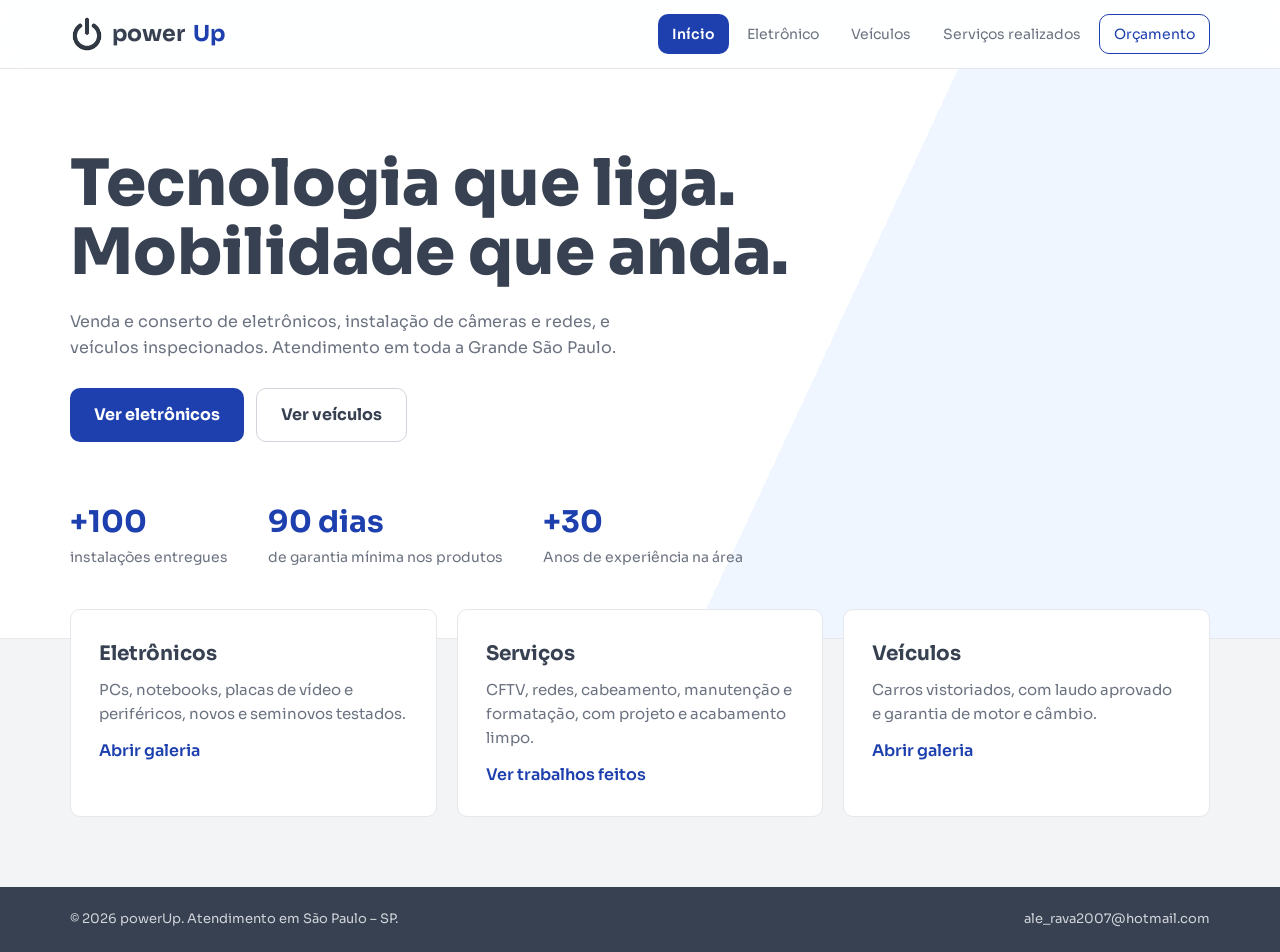
<file: index.html>
<!DOCTYPE html>
<html lang="pt-BR">
<head>
<meta charset="UTF-8">
<meta name="viewport" content="width=device-width, initial-scale=1">
<title>powerUp | Tecnologia, Segurança e Mobilidade em São Paulo</title>
<meta name="description" content="Eletrônico, instalação de CFTV e redes, e veículos inspecionados em São Paulo.">
<link rel="icon" href="images/logoPower.png">
<link href="https://fonts.googleapis.com/css2?family=Sora:wght@400;600;700;800&display=swap" rel="stylesheet">
<link rel="stylesheet" href="css/style.css">
</head>
<body>
<header class="top">
  <div class="wrap bar">
    <a class="logo" href="#inicio" data-tab="inicio"><img src="images/logoPower.png" alt="" width="34" height="34">power<b>Up</b></a>
    <nav id="tabs" aria-label="Seções">
      <button data-tab="inicio">Início</button>
      <button data-tab="eletronicos">Eletrônico</button>
      <button data-tab="veiculos">Veículos</button>
      <button data-tab="servicos">Serviços realizados</button>
      <button data-tab="contato" class="cta">Orçamento</button>
    </nav>
  </div>
</header>
<main>
<section id="inicio" class="tab">
  <div class="hero"><div class="wrap">
    <h1>Tecnologia que liga.<br>Mobilidade que anda.</h1>
    <p>Venda e conserto de eletrônicos, instalação de câmeras e redes, e veículos inspecionados. Atendimento em toda a Grande São Paulo.</p>
    <div class="row"><button class="btn" data-tab="eletronicos">Ver eletrônicos</button><button class="btn ghost" data-tab="veiculos">Ver veículos</button></div>
    <ul class="stats"><li><b>+100</b>instalações entregues</li><li><b>90 dias</b>de garantia mínima nos produtos</li><li><b>+30</b>Anos de experiência na área</li></ul>
  </div></div>
  <div class="wrap pillars">
    <article><h2>Eletrônicos</h2><p>PCs, notebooks, placas de vídeo e periféricos, novos e seminovos testados.</p><button class="link" data-tab="eletronicos">Abrir galeria</button></article>
    <article><h2>Serviços</h2><p>CFTV, redes, cabeamento, manutenção e formatação, com projeto e acabamento limpo.</p><button class="link" data-tab="servicos">Ver trabalhos feitos</button></article>
    <article><h2>Veículos</h2><p>Carros vistoriados, com laudo aprovado e garantia de motor e câmbio.</p><button class="link" data-tab="veiculos">Abrir galeria</button></article>
  </div>
</section>
<section id="eletronicos" class="tab"><div class="wrap"><h2 class="title">Eletrônicos</h2><p class="sub">Clique em um produto para ver fotos, vídeo e descrição completa.</p><div class="catalog" data-key="eletronicos"></div></div></section>
<section id="veiculos" class="tab"><div class="wrap"><h2 class="title">Veículos</h2><p class="sub">Todos inspecionados, com laudo cautelar e procedência verificada.</p><div class="catalog" data-key="veiculos"></div></div></section>
<section id="servicos" class="tab"><div class="wrap"><h2 class="title">Serviços realizados</h2><p class="sub">Projetos entregues em residências e empresas de São Paulo.</p><div class="catalog" data-key="servicos"></div></div></section>
<section id="contato" class="tab"><div class="wrap two">
  <div><h2 class="title">Peça seu orçamento</h2><p class="sub">Conte o que você precisa. Respondemos pelo WhatsApp em horário comercial.</p>
  <ul class="info"><li>São Paulo – SP (capital e Grande SP)</li><li>(11) 94654-0600</li><li>ale_rava2007@hotmail.com</li><li>Seg a sáb, 9h às 18h</li></ul></div>
  <form id="form">
    <label>Nome<input name="nome" required autocomplete="name"></label>
    <label>Assunto<select name="assunto"><option>Eletrônicos</option><option>Veículos</option><option>Instalação de câmeras / rede</option><option>Manutenção / formatação</option></select></label>
    <label>Mensagem<textarea name="msg" rows="4" required></textarea></label>
    <button class="btn" type="submit">Enviar pelo WhatsApp</button>
  </form>
</div></section>
</main>
<footer><div class="wrap foot"><span>© 2026 powerUp. Atendimento em São Paulo – SP.</span><span>ale_rava2007@hotmail.com</span></div></footer>
<dialog id="modal" aria-label="Detalhes"><button class="x" aria-label="Fechar">×</button><div id="mbody"></div></dialog>
<script src="js/app.js"></script>
</body>
</html>
</file>
<file: css/style.css>
:root{--navy:#0e1a3a;--blue:#1e40af;--volt:#ffcf33;--paper:#f3f5fa;--line:#dde2ee;--mute:#5b6479;--r:10px}
*{box-sizing:border-box;margin:0}
body{font:16px/1.6 Sora,system-ui,sans-serif;color:var(--navy);background:var(--paper)}
.wrap{max-width:1180px;margin:auto;padding:0 20px}
button{font:inherit;cursor:pointer}
:focus-visible{outline:3px solid var(--volt);outline-offset:2px}
.top{position:sticky;top:0;z-index:20;background:var(--navy)}
.bar{display:flex;justify-content:space-between;align-items:center;gap:12px;min-height:68px;flex-wrap:wrap}
.logo{display:flex;align-items:center;gap:8px;color:#fff;text-decoration:none;font-weight:700;font-size:22px}
.logo b{color:var(--volt)}
#tabs{display:flex;gap:4px;flex-wrap:wrap}
#tabs button{background:none;border:0;color:#c5cde4;padding:8px 14px;border-radius:var(--r);font-size:14px}
#tabs button:hover{color:#fff}
#tabs button.on{color:var(--navy);background:var(--volt);font-weight:600}
#tabs .cta{border:1px solid #3a4a7c}
.tab{display:none;padding-bottom:70px}.tab.on{display:block}
.hero{background:var(--navy);color:#fff;padding:80px 0 70px;background-image:linear-gradient(115deg,transparent 60%,#1e40af55 60%)}
h1{font-size:clamp(34px,6vw,64px);line-height:1.08;font-weight:800;max-width:760px}
.hero p{max-width:560px;margin:22px 0 28px;color:#c5cde4}
.row{display:flex;gap:12px;flex-wrap:wrap}
.btn{background:var(--volt);color:var(--navy);border:0;padding:13px 24px;border-radius:var(--r);font-weight:700;text-decoration:none;display:inline-block}
.btn:hover{filter:brightness(.95)}
.btn.ghost{background:none;color:#fff;border:1px solid #4a5a8c}
.stats{list-style:none;display:flex;gap:40px;flex-wrap:wrap;margin-top:56px;padding:0;color:#aab4d2;font-size:14px}
.stats b{display:block;font-size:30px;color:#fff}
.pillars{display:grid;grid-template-columns:repeat(auto-fit,minmax(260px,1fr));gap:20px;margin-top:-30px;position:relative}
.pillars article{background:#fff;padding:28px;border-radius:var(--r);border:1px solid var(--line)}
.pillars h2{font-size:20px;margin-bottom:8px}.pillars p{color:var(--mute);font-size:15px}
.link{background:none;border:0;color:var(--blue);font-weight:600;padding:12px 0 0}
.title{font-size:34px;margin:46px 0 4px}.sub{color:var(--mute);margin-bottom:24px}
.filters{display:flex;gap:10px;flex-wrap:wrap;align-items:end;background:#fff;border:1px solid var(--line);padding:14px;border-radius:var(--r);margin-bottom:12px}
.filters label{font-size:12px;color:var(--mute);display:flex;flex-direction:column;gap:4px;flex:1;min-width:140px}
.filters input,.filters select,#form input,#form select,#form textarea{font:inherit;padding:9px 10px;border:1px solid var(--line);border-radius:8px;background:#fff;color:var(--navy);width:100%}
.filters input[type=range]{padding:0;accent-color:var(--blue)}
.count{font-size:14px;color:var(--mute);margin:0 0 14px}
.grid{display:grid;grid-template-columns:repeat(auto-fill,minmax(260px,1fr));gap:18px}
.card{background:#fff;border:1px solid var(--line);border-radius:var(--r);overflow:hidden;text-align:left;padding:0;color:inherit;transition:transform .15s,border-color .15s}
.card:hover{transform:translateY(-3px);border-color:var(--blue)}
.card img{width:100%;aspect-ratio:4/3;object-fit:cover;display:block;background:#dfe5f3}
.card div{padding:14px 16px 18px}
.card small{color:var(--blue);font-weight:600}
.card h3{font-size:16px;margin:2px 0 8px;line-height:1.35}
.card strong{font-size:18px}
.empty{grid-column:1/-1;padding:40px;text-align:center;color:var(--mute)}
dialog{border:0;border-radius:14px;padding:0;width:min(940px,94vw);max-height:92vh;overflow:auto}
dialog::backdrop{background:#0e1a3acc}
.x{position:absolute;right:12px;top:8px;z-index:2;background:#fff;border:0;border-radius:50%;width:38px;height:38px;font-size:24px}
.m{display:grid;grid-template-columns:1.2fr 1fr}
.stage{background:#0e1a3a}
.stage img,.stage video{width:100%;aspect-ratio:4/3;object-fit:cover;display:block}
.thumbs{display:flex;gap:6px;padding:8px;overflow-x:auto}
.thumbs button{border:2px solid transparent;padding:0;background:none;border-radius:6px;flex:0 0 72px;opacity:.65}
.thumbs button.on{border-color:var(--volt);opacity:1}
.thumbs img{width:100%;aspect-ratio:4/3;object-fit:cover;border-radius:4px;display:block}
.vt{display:grid;place-items:center;aspect-ratio:4/3;background:#1e40af;color:#fff;font-size:12px;border-radius:4px}
.minfo{padding:28px}.minfo h3{font-size:24px;line-height:1.25;margin:4px 0 10px}
.minfo p{color:var(--mute);margin-bottom:14px}
.minfo ul{padding-left:18px;margin-bottom:18px;font-size:14px}
.price{font-size:26px;font-weight:700;margin-bottom:14px}
.two{display:grid;grid-template-columns:1fr 1fr;gap:40px}
.info{list-style:none;padding:0;line-height:2.1}
#form{display:grid;gap:14px;background:#fff;padding:24px;border:1px solid var(--line);border-radius:var(--r);margin-top:46px;align-self:start}
#form label{font-size:13px;color:var(--mute);display:grid;gap:4px}
footer{background:var(--navy);color:#9aa5c6;font-size:13px;padding:22px 0}
.foot{display:flex;justify-content:space-between;gap:10px;flex-wrap:wrap}
@media(max-width:760px){.m,.two{grid-template-columns:1fr}.stats{gap:24px}}
@media(prefers-reduced-motion:reduce){*{transition:none!important}}
/* ===== Paleta cinza / branco / azul ===== */
:root{--navy:#374151;--blue:#1e40af;--volt:#1e40af;--sec:#3b82f6;--paper:#f3f4f6;--line:#e5e7eb;--mute:#6b7280}
:focus-visible{outline-color:var(--sec)}
.top{background:rgba(255,255,255,.92);backdrop-filter:blur(10px);border-bottom:1px solid var(--line)}
.logo{color:var(--navy)}.logo b{color:var(--blue)}
#tabs button{color:var(--mute)}#tabs button:hover{color:var(--blue)}
#tabs button.on{background:var(--blue);color:#fff}
#tabs .cta{border-color:var(--blue);color:var(--blue)}
.hero{background:#fff;color:var(--navy);background-image:linear-gradient(115deg,transparent 62%,#eff6ff 62%);border-bottom:1px solid var(--line)}
.hero p,.stats{color:var(--mute)}.stats b{color:var(--blue)}
.btn{background:var(--blue);color:#fff}.btn:hover{background:var(--sec);filter:none}
.btn.ghost{background:#fff;color:var(--navy);border:1px solid #d1d5db}.btn.ghost:hover{border-color:var(--blue);color:var(--blue)}
.pillars{margin-top:-30px}
footer{background:var(--navy);color:#d1d5db}
dialog::backdrop{background:rgba(55,65,81,.75)}
/* ===== Janela de detalhes ===== */
dialog{overflow:hidden;border-radius:16px}
.m{grid-template-columns:minmax(0,1.25fr) minmax(0,1fr);height:min(620px,92vh)}
.gal{background:var(--paper);padding:16px;overflow:auto;display:flex;flex-direction:column;gap:12px}
.stage{border-radius:12px;overflow:hidden;background:#e5e7eb}
.stage img,.stage video{aspect-ratio:4/3;object-fit:cover;background:#000}
.thumbs{display:grid;grid-template-columns:repeat(auto-fill,minmax(64px,1fr));gap:8px;padding:0;overflow:visible}
.thumbs button{flex:none;border:2px solid transparent;border-radius:8px;overflow:hidden;opacity:.7}
.thumbs button.on{border-color:var(--blue);opacity:1}
.minfo{padding:32px 28px 24px;overflow:auto;display:flex;flex-direction:column}
.minfo small{color:var(--blue);font-weight:600}
.minfo h3{font-size:22px;padding-right:36px}
.minfo ul{border-top:1px solid var(--line);padding-top:14px;margin-bottom:20px;list-style:none;display:grid;gap:6px}
.minfo li::before{content:"✓ ";color:var(--blue);font-weight:700}
.minfo .btn{margin-top:auto;text-align:center}
.x{background:#fff;box-shadow:0 1px 4px rgba(0,0,0,.2)}
@media(max-width:760px){dialog{overflow:auto}.m{height:auto}.gal{padding:12px}.minfo{overflow:visible;padding:20px}.minfo .btn{margin-top:8px}}
</file>
